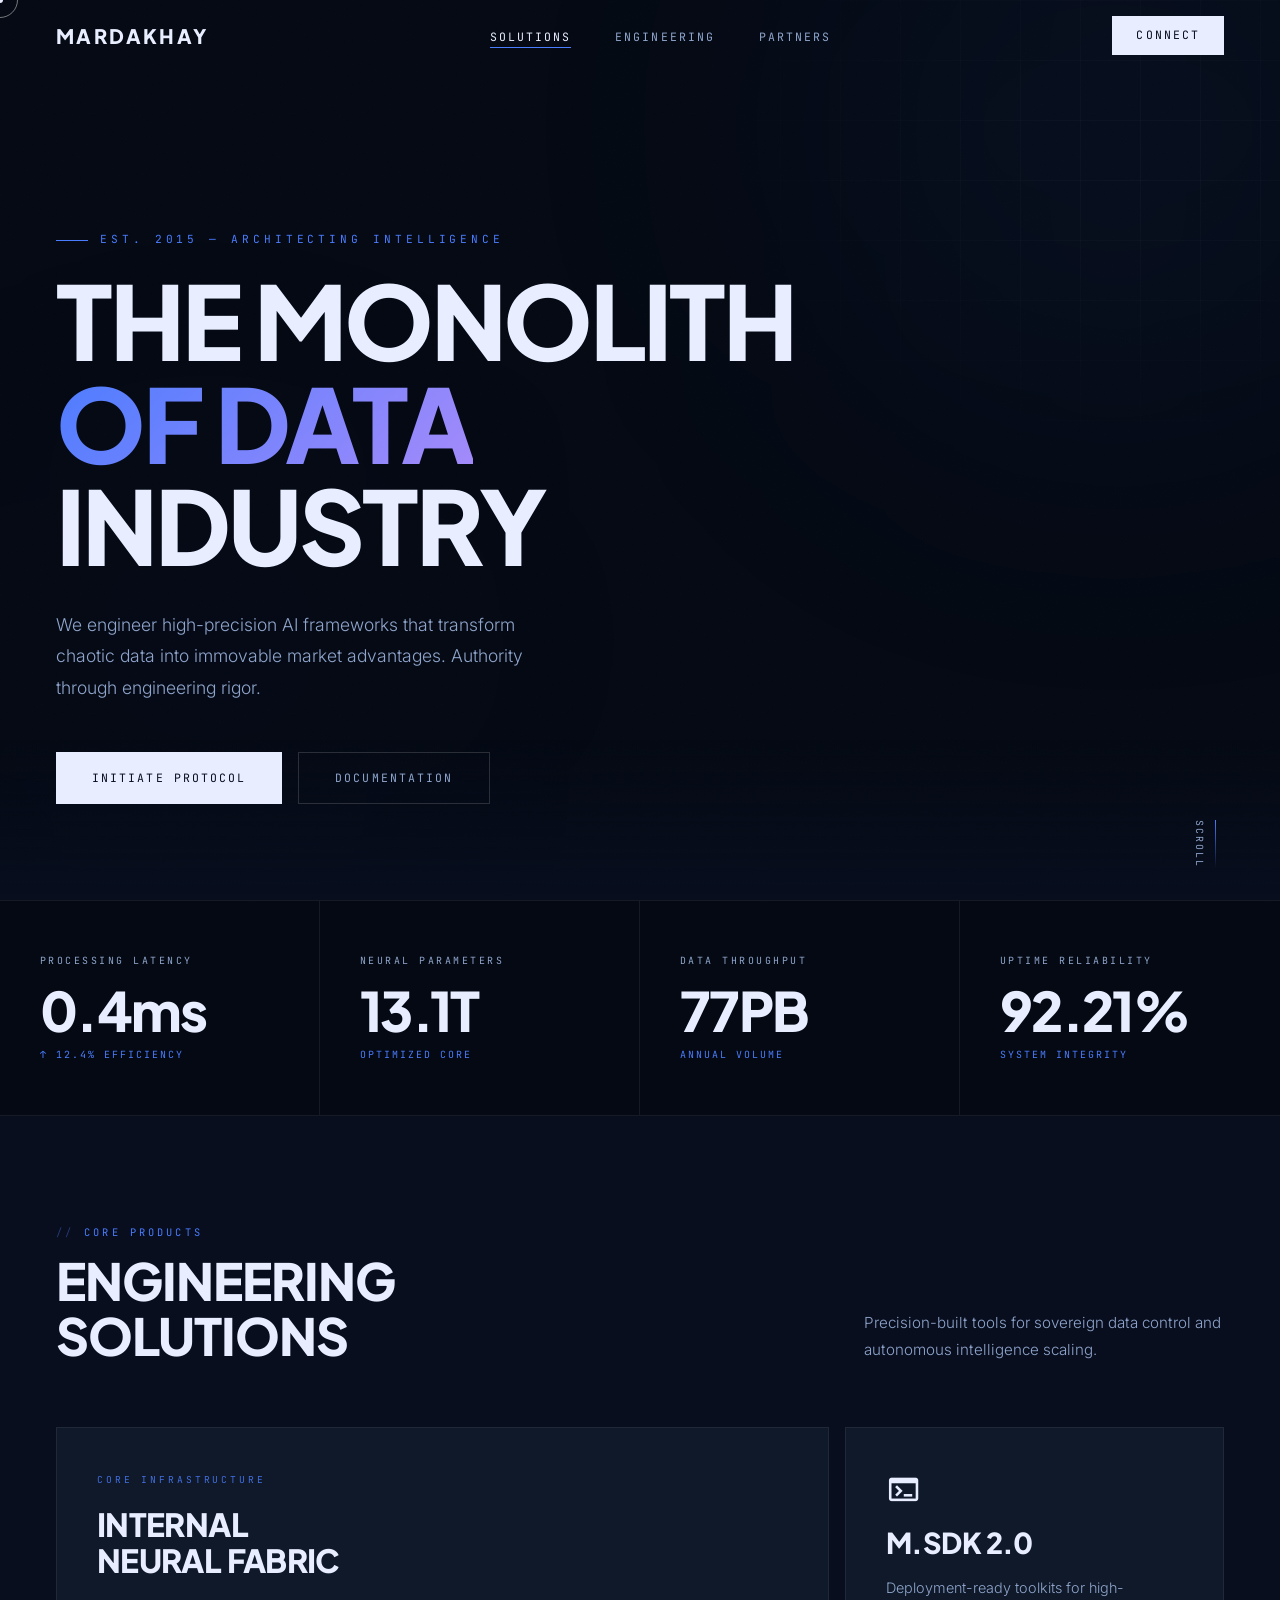
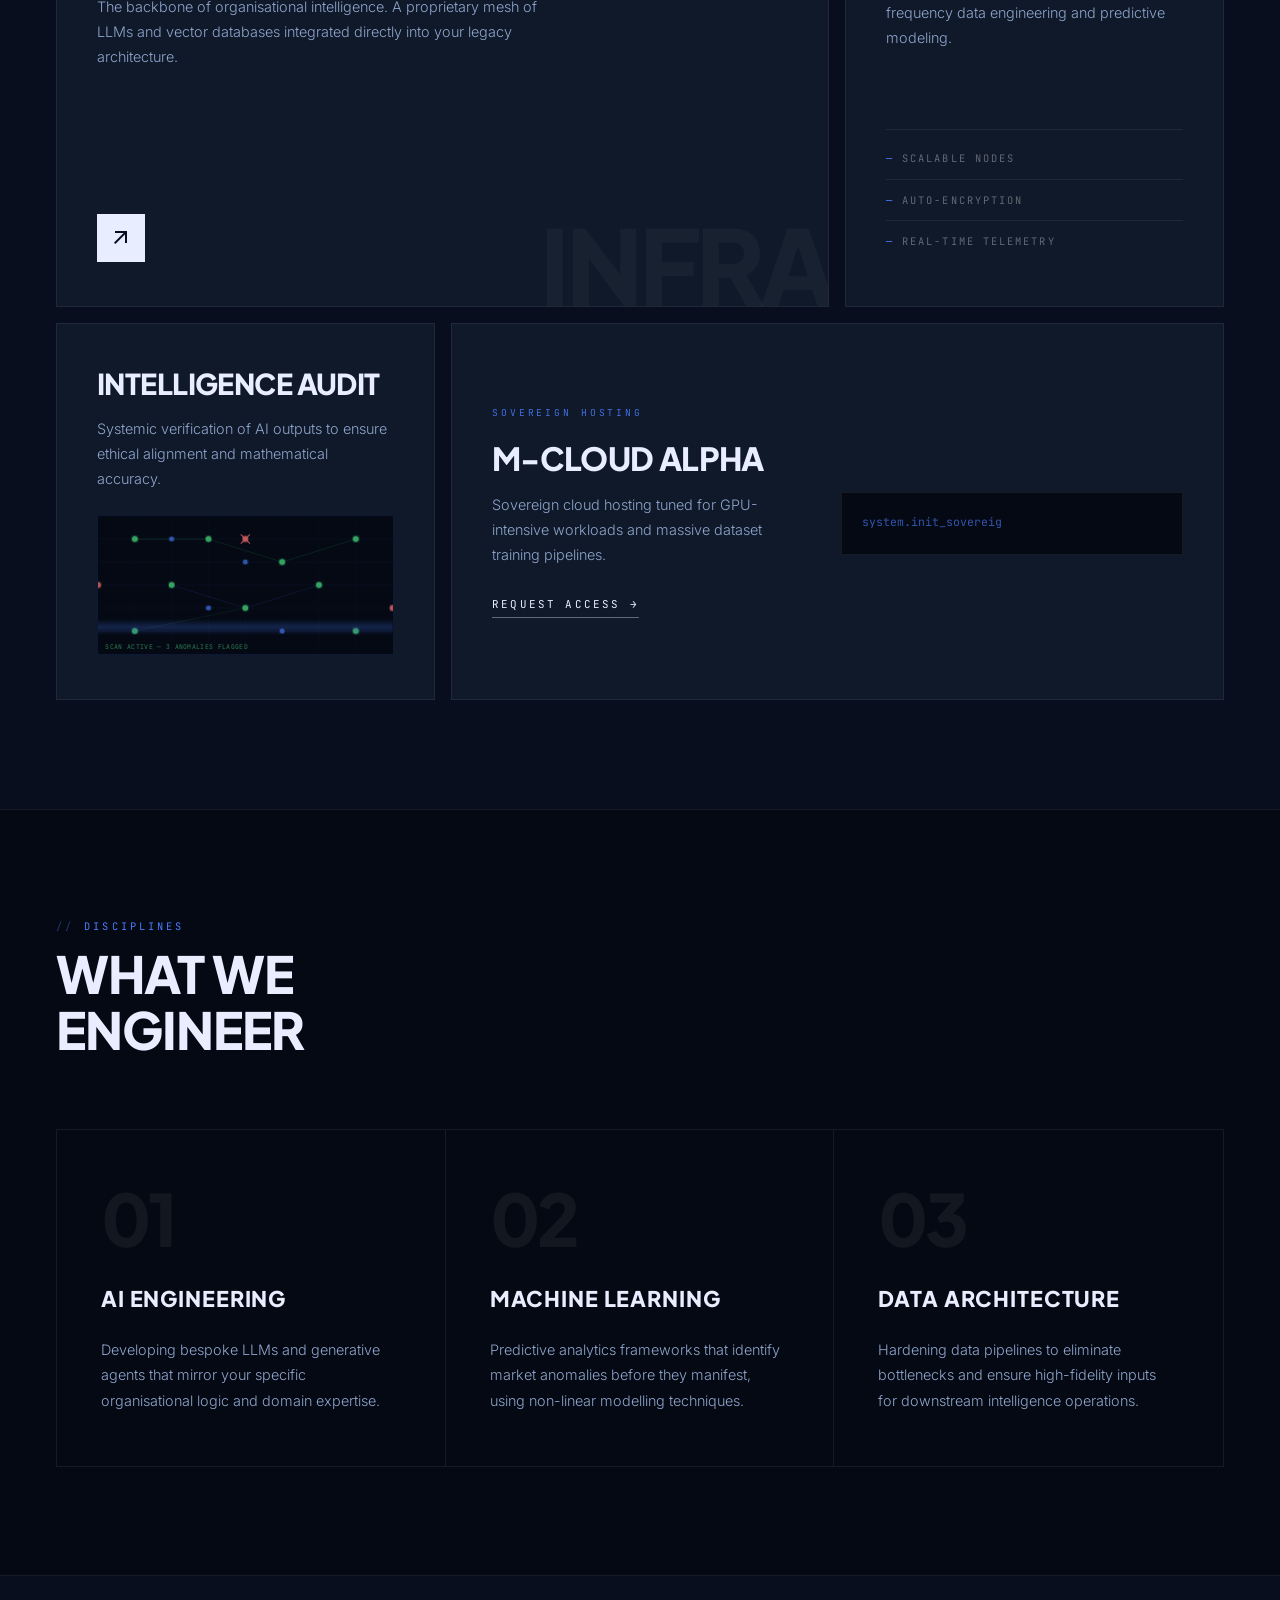
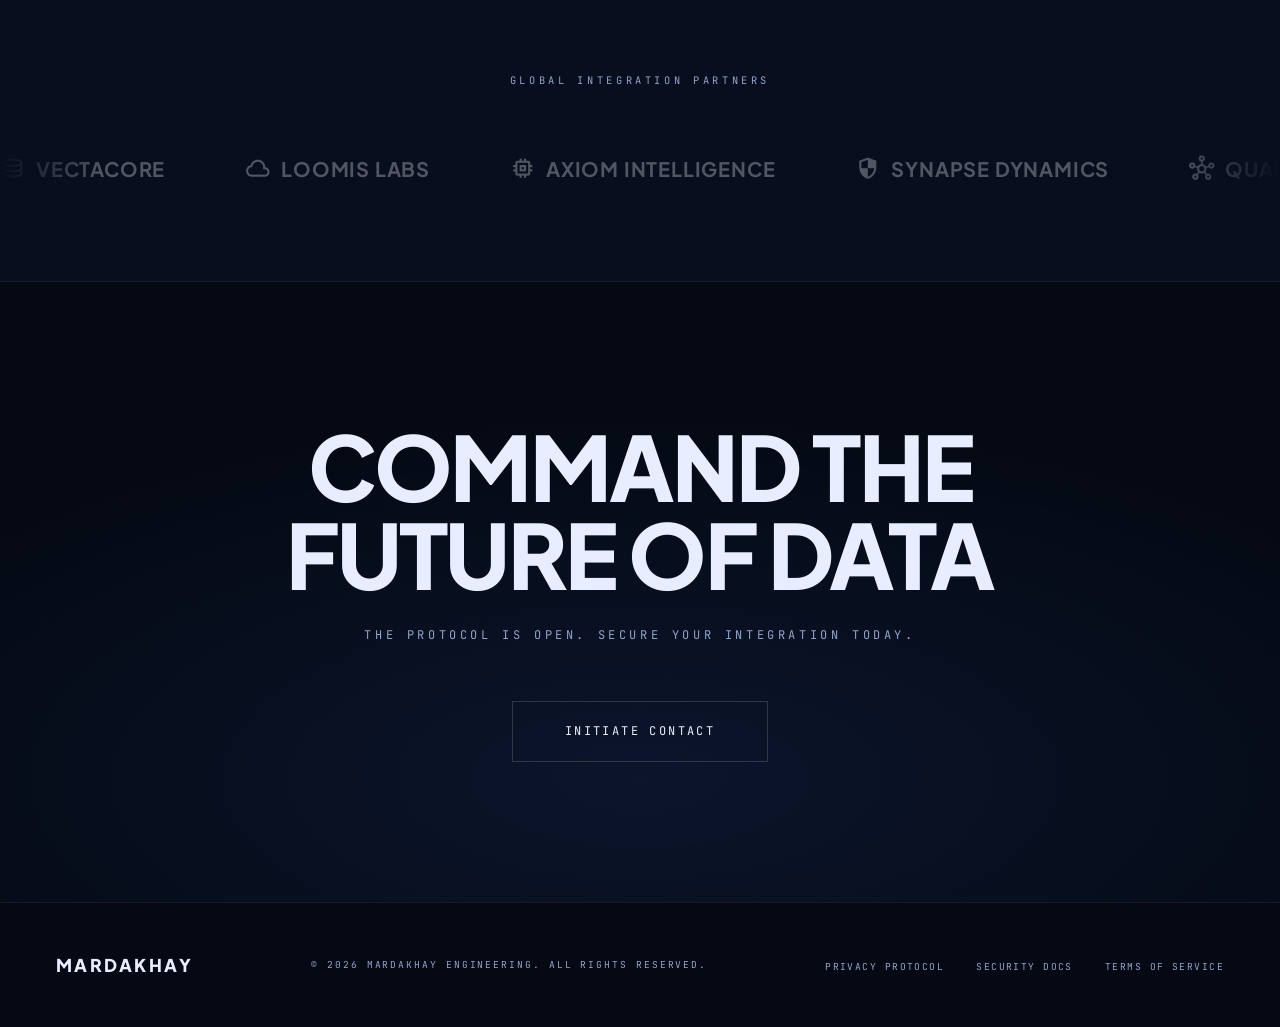
<file: index.html>
<!DOCTYPE html>
<html lang="en">
<head>
  <meta charset="UTF-8" />
  <meta name="viewport" content="width=device-width, initial-scale=1.0" />
  <title>MARDAKHAY | AI &amp; Data Science Engineering</title>
  <meta name="description" content="Mardakhay — Architecting intelligence. High-precision AI frameworks and data engineering." />
  <meta property="og:title"       content="MARDAKHAY | AI &amp; Data Science Engineering" />
  <meta property="og:description" content="Architecting intelligence at scale." />
  <meta property="og:type"        content="website" />
  <meta name="theme-color"        content="#040913" />

  <link rel="preconnect" href="https://fonts.googleapis.com" />
  <link rel="preconnect" href="https://fonts.gstatic.com" crossorigin />
  <link rel="stylesheet" href="https://fonts.googleapis.com/css2?family=Plus+Jakarta+Sans:wght@300;400;500;600;700;800&family=Inter:wght@300;400;500;600;700&family=JetBrains+Mono:wght@400;500;700&display=swap" />
  <link rel="stylesheet" href="https://fonts.googleapis.com/css2?family=Material+Symbols+Outlined:opsz,wght,FILL,GRAD@20..48,100..700,0..1,-50..200" />
  <link rel="stylesheet" href="style.css" />
</head>
<body>

  <div id="cursor-dot"  aria-hidden="true"></div>
  <div id="cursor-ring" aria-hidden="true"></div>
  <div id="progress-bar" role="progressbar" aria-hidden="true"></div>

  <nav id="navbar" role="navigation" aria-label="Primary navigation">
    <a href="#hero" class="nav-logo" aria-label="Mardakhay — back to top">MARDAKHAY</a>

    <ul class="nav-links" role="list">
      <li><a href="#solutions">Solutions</a></li>
      <li><a href="#services">Engineering</a></li>
      <li><a href="#partners">Partners</a></li>
    </ul>

    <a href="#cta" class="nav-cta" data-modal="open"><span>Connect</span></a>

    <button
      class="nav-hamburger"
      aria-label="Toggle navigation menu"
      aria-expanded="false"
      aria-controls="nav-mobile"
    >
      <span></span><span></span><span></span>
    </button>
  </nav>

  <div
    id="nav-mobile"
    class="nav-mobile"
    aria-hidden="true"
    role="dialog"
    aria-label="Navigation menu"
  >
    <a href="#solutions">Solutions</a>
    <a href="#services">Engineering</a>
    <a href="#partners">Partners</a>
    <a href="#cta">Connect</a>
  </div>

  <main>

    <!-- ── Hero ───────────────────────────────────── -->
    <section id="hero" aria-label="Hero">
      <div class="hero-bg-grid"  aria-hidden="true"></div>
      <div class="hero-orb hero-orb-1" aria-hidden="true"></div>
      <div class="hero-orb hero-orb-2" aria-hidden="true"></div>

      <div class="hero-content">
        <p class="hero-eyebrow reveal">EST. 2015 — Architecting Intelligence</p>
        <h1 class="hero-title reveal reveal-delay-1">
          The Monolith<br>
          <span class="line-accent">of Data</span><br>
          Industry
        </h1>
        <p class="hero-sub reveal reveal-delay-2">
          We engineer high-precision AI frameworks that transform chaotic
          data into immovable market advantages. Authority through
          engineering rigor.
        </p>
        <div class="hero-actions reveal reveal-delay-3">
          <a href="#solutions" class="btn-primary" data-modal="open"><span>Initiate Protocol</span></a>
          <a href="#services"  class="btn-ghost">Documentation</a>
        </div>
      </div>

      <div class="hero-scroll-hint" aria-hidden="true">
        <span class="scroll-line"></span>
        <span>Scroll</span>
      </div>
    </section>

    <!-- ── Metrics ────────────────────────────────── -->
    <section id="metrics" aria-label="Key performance metrics">
      <div class="metric-cell reveal">
        <p class="metric-label">Processing Latency</p>
        <div class="metric-value" data-count="0.4ms">—</div>
        <p class="metric-tag">↑ 12.4% Efficiency</p>
      </div>
      <div class="metric-cell reveal reveal-delay-1">
        <p class="metric-label">Neural Parameters</p>
        <div class="metric-value" data-count="14.2T">—</div>
        <p class="metric-tag">Optimized Core</p>
      </div>
      <div class="metric-cell reveal reveal-delay-2">
        <p class="metric-label">Data Throughput</p>
        <div class="metric-value" data-count="84PB">—</div>
        <p class="metric-tag">Annual Volume</p>
      </div>
      <div class="metric-cell reveal reveal-delay-3">
        <p class="metric-label">Uptime Reliability</p>
        <div class="metric-value" data-count="99.96%">—</div>
        <p class="metric-tag">System Integrity</p>
      </div>
    </section>

    <!-- ── Solutions ──────────────────────────────── -->
    <section id="solutions" aria-labelledby="solutions-heading">
      <div class="section-header reveal">
        <div>
          <p class="section-eyebrow">Core Products</p>
          <h2 id="solutions-heading" class="section-title">Engineering<br>Solutions</h2>
        </div>
        <p class="section-desc">
          Precision-built tools for sovereign data control and
          autonomous intelligence scaling.
        </p>
      </div>

      <div class="bento-grid">

        <article class="bento-card bento-main reveal">
          <div>
            <p class="card-tag">Core Infrastructure</p>
            <h3 class="card-title">Internal<br>Neural Fabric</h3>
            <p class="card-desc">
              The backbone of organisational intelligence. A proprietary mesh
              of LLMs and vector databases integrated directly into your
              legacy architecture.
            </p>
          </div>
          <div style="display:flex; justify-content:space-between; align-items:flex-end">
            <a href="#" class="card-arrow" aria-label="Learn more about Neural Fabric">
              <span class="material-symbols-outlined" aria-hidden="true">arrow_outward</span>
            </a>
          </div>
          <span class="card-ghost-text" aria-hidden="true">INFRA</span>
        </article>

        <article class="bento-card bento-side reveal reveal-delay-1">
          <div>
            <span class="material-symbols-outlined" style="font-size:2.2rem;color:var(--white);margin-bottom:20px;display:block" aria-hidden="true">terminal</span>
            <h3 class="card-title" style="font-size:1.8rem">M.SDK 2.0</h3>
            <p class="card-desc">Deployment-ready toolkits for high-frequency data engineering and predictive modeling.</p>
          </div>
          <ul class="card-list" aria-label="SDK features">
            <li>Scalable Nodes</li>
            <li>Auto-Encryption</li>
            <li>Real-time Telemetry</li>
          </ul>
        </article>

        <article class="bento-card bento-small reveal reveal-delay-2">
          <div>
            <h3 class="card-title" style="font-size:1.8rem">Intelligence Audit</h3>
            <p class="card-desc">Systemic verification of AI outputs to ensure ethical alignment and mathematical accuracy.</p>
          </div>
          <div class="audit-matrix" aria-label="Cybersecurity matrix visualisation">
            <svg viewBox="0 0 320 150" xmlns="http://www.w3.org/2000/svg" class="audit-svg" aria-hidden="true">
              <defs>
                <linearGradient id="scanGrad" x1="0%" y1="0%" x2="0%" y2="100%">
                  <stop offset="0%"   stop-color="#4a7cff" stop-opacity="0"/>
                  <stop offset="50%"  stop-color="#4a7cff" stop-opacity="0.5"/>
                  <stop offset="100%" stop-color="#4a7cff" stop-opacity="0"/>
                </linearGradient>
                <filter id="nodeGlow">
                  <feGaussianBlur stdDeviation="1.5" result="blur"/>
                  <feMerge><feMergeNode in="blur"/><feMergeNode in="SourceGraphic"/></feMerge>
                </filter>
              </defs>
              <line x1="0" y1="25"  x2="320" y2="25"  stroke="rgba(74,124,255,.15)" stroke-width="0.5"/>
              <line x1="0" y1="50"  x2="320" y2="50"  stroke="rgba(74,124,255,.15)" stroke-width="0.5"/>
              <line x1="0" y1="75"  x2="320" y2="75"  stroke="rgba(74,124,255,.15)" stroke-width="0.5"/>
              <line x1="0" y1="100" x2="320" y2="100" stroke="rgba(74,124,255,.15)" stroke-width="0.5"/>
              <line x1="0" y1="125" x2="320" y2="125" stroke="rgba(74,124,255,.15)" stroke-width="0.5"/>
              <line x1="40"  y1="0" x2="40"  y2="150" stroke="rgba(74,124,255,.1)" stroke-width="0.5"/>
              <line x1="80"  y1="0" x2="80"  y2="150" stroke="rgba(74,124,255,.1)" stroke-width="0.5"/>
              <line x1="120" y1="0" x2="120" y2="150" stroke="rgba(74,124,255,.1)" stroke-width="0.5"/>
              <line x1="160" y1="0" x2="160" y2="150" stroke="rgba(74,124,255,.1)" stroke-width="0.5"/>
              <line x1="200" y1="0" x2="200" y2="150" stroke="rgba(74,124,255,.1)" stroke-width="0.5"/>
              <line x1="240" y1="0" x2="240" y2="150" stroke="rgba(74,124,255,.1)" stroke-width="0.5"/>
              <line x1="280" y1="0" x2="280" y2="150" stroke="rgba(74,124,255,.1)" stroke-width="0.5"/>
              <line x1="40"  y1="25"  x2="120" y2="25"  stroke="rgba(74,212,128,.25)" stroke-width="0.8"/>
              <line x1="120" y1="25"  x2="200" y2="50"  stroke="rgba(74,212,128,.2)"  stroke-width="0.8"/>
              <line x1="200" y1="50"  x2="280" y2="25"  stroke="rgba(74,212,128,.2)"  stroke-width="0.8"/>
              <line x1="80"  y1="75"  x2="160" y2="100" stroke="rgba(74,124,255,.2)"  stroke-width="0.8"/>
              <line x1="160" y1="100" x2="240" y2="75"  stroke="rgba(74,124,255,.2)"  stroke-width="0.8"/>
              <line x1="40"  y1="125" x2="160" y2="100" stroke="rgba(74,212,128,.15)" stroke-width="0.8"/>
              <circle cx="40"  cy="25"  r="3"   fill="#4ade80" filter="url(#nodeGlow)" opacity="0.9"/>
              <circle cx="120" cy="25"  r="3"   fill="#4ade80" filter="url(#nodeGlow)" opacity="0.9"/>
              <circle cx="200" cy="50"  r="3"   fill="#4ade80" filter="url(#nodeGlow)" opacity="0.9"/>
              <circle cx="280" cy="25"  r="3"   fill="#4ade80" filter="url(#nodeGlow)" opacity="0.9"/>
              <circle cx="80"  cy="75"  r="3"   fill="#4ade80" filter="url(#nodeGlow)" opacity="0.9"/>
              <circle cx="240" cy="75"  r="3"   fill="#4ade80" filter="url(#nodeGlow)" opacity="0.9"/>
              <circle cx="160" cy="100" r="3"   fill="#4ade80" filter="url(#nodeGlow)" opacity="0.9"/>
              <circle cx="40"  cy="125" r="3"   fill="#4ade80" filter="url(#nodeGlow)" opacity="0.9"/>
              <circle cx="280" cy="125" r="3"   fill="#4ade80" filter="url(#nodeGlow)" opacity="0.9"/>
              <circle cx="80"  cy="25"  r="2.5" fill="#4a7cff" filter="url(#nodeGlow)" opacity="0.8"/>
              <circle cx="160" cy="50"  r="2.5" fill="#4a7cff" filter="url(#nodeGlow)" opacity="0.8"/>
              <circle cx="120" cy="100" r="2.5" fill="#4a7cff" filter="url(#nodeGlow)" opacity="0.8"/>
              <circle cx="200" cy="125" r="2.5" fill="#4a7cff" filter="url(#nodeGlow)" opacity="0.8"/>
              <circle cx="160" cy="25"  r="3"   fill="#f87171" filter="url(#nodeGlow)" opacity="0.9"/>
              <circle cx="0"   cy="75"  r="3"   fill="#f87171" filter="url(#nodeGlow)" opacity="0.9"/>
              <circle cx="320" cy="100" r="3"   fill="#f87171" filter="url(#nodeGlow)" opacity="0.9"/>
              <line x1="155" y1="20" x2="165" y2="30" stroke="#f87171" stroke-width="1.2" opacity="0.85"/>
              <line x1="165" y1="20" x2="155" y2="30" stroke="#f87171" stroke-width="1.2" opacity="0.85"/>
              <rect x="0" y="0" width="320" height="18" fill="url(#scanGrad)" opacity="0.6">
                <animateTransform attributeName="transform" type="translate"
                  from="0,0" to="0,150" dur="2.8s" repeatCount="indefinite"/>
              </rect>
              <text x="8" y="144" font-family="'JetBrains Mono', monospace"
                font-size="7" fill="rgba(74,212,128,.7)" letter-spacing="0.05em">
                SCAN ACTIVE — 3 ANOMALIES FLAGGED
              </text>
            </svg>
          </div>
        </article>

        <article class="bento-card bento-wide reveal reveal-delay-1"
          style="display:flex; flex-direction:row; gap:48px; align-items:center; flex-wrap:wrap">
          <div style="flex:1; min-width:240px">
            <p class="card-tag">Sovereign Hosting</p>
            <h3 class="card-title">M-Cloud Alpha</h3>
            <p class="card-desc">
              Sovereign cloud hosting tuned for GPU-intensive workloads
              and massive dataset training pipelines.
            </p>
            <a href="#" class="section-link" style="margin-top:28px; display:inline-block" data-modal="open">
              Request Access →
            </a>
          </div>
          <div class="card-terminal" style="flex:1; min-width:260px">
            <div class="t-line">system.init_sovereign_node()</div>
            <div class="t-line active">&gt;&gt; Loading Encryption Keys...</div>
            <div class="t-line active">&gt;&gt; Establishing Neural Link...</div>
            <div class="t-line success">&gt;&gt; CONNECTION SECURE</div>
          </div>
        </article>

      </div>
    </section>

    <!-- ── Services ───────────────────────────────── -->
    <section id="services" aria-labelledby="services-heading">
      <div class="section-header reveal">
        <div>
          <p class="section-eyebrow">Disciplines</p>
          <h2 id="services-heading" class="section-title">What We<br>Engineer</h2>
        </div>
      </div>

      <div class="services-grid">
        <article class="service-card reveal">
          <div class="service-number" aria-hidden="true">01</div>
          <h3 class="service-title">AI Engineering</h3>
          <p class="service-desc">
            Developing bespoke LLMs and generative agents that mirror your
            specific organisational logic and domain expertise.
          </p>
          <div class="service-bar" aria-hidden="true"></div>
        </article>

        <article class="service-card reveal reveal-delay-2">
          <div class="service-number" aria-hidden="true">02</div>
          <h3 class="service-title">Machine Learning</h3>
          <p class="service-desc">
            Predictive analytics frameworks that identify market anomalies
            before they manifest, using non-linear modelling techniques.
          </p>
          <div class="service-bar" aria-hidden="true"></div>
        </article>

        <article class="service-card reveal reveal-delay-4">
          <div class="service-number" aria-hidden="true">03</div>
          <h3 class="service-title">Data Architecture</h3>
          <p class="service-desc">
            Hardening data pipelines to eliminate bottlenecks and ensure
            high-fidelity inputs for downstream intelligence operations.
          </p>
          <div class="service-bar" aria-hidden="true"></div>
        </article>
      </div>
    </section>

    <!-- ── Partners ───────────────────────────────── -->
    <section id="partners" aria-label="Global integration partners">
      <p class="partners-eyebrow reveal">Global Integration Partners</p>

      <div class="partners-track-wrap reveal">
        <div class="partners-track" role="list" aria-label="Partner logos">
          <div class="partner-item" role="listitem">
            <span class="material-symbols-outlined icon" aria-hidden="true">database</span>
            <span class="name">VectaCore</span>
          </div>
          <div class="partner-item" role="listitem">
            <span class="material-symbols-outlined icon" aria-hidden="true">cloud</span>
            <span class="name">Loomis Labs</span>
          </div>
          <div class="partner-item" role="listitem">
            <span class="material-symbols-outlined icon" aria-hidden="true">memory</span>
            <span class="name">Axiom Intelligence</span>
          </div>
          <div class="partner-item" role="listitem">
            <span class="material-symbols-outlined icon" aria-hidden="true">security</span>
            <span class="name">Synapse Dynamics</span>
          </div>
          <div class="partner-item" role="listitem">
            <span class="material-symbols-outlined icon" aria-hidden="true">hub</span>
            <span class="name">Quantix Flow</span>
          </div>
          <div class="partner-item" role="listitem">
            <span class="material-symbols-outlined icon" aria-hidden="true">settings_input_composite</span>
            <span class="name">Nexus Protocol</span>
          </div>
          <!-- Duplicate set B for seamless marquee loop -->
          <div class="partner-item" aria-hidden="true">
            <span class="material-symbols-outlined icon">database</span>
            <span class="name">VectaCore</span>
          </div>
          <div class="partner-item" aria-hidden="true">
            <span class="material-symbols-outlined icon">cloud</span>
            <span class="name">Loomis Labs</span>
          </div>
          <div class="partner-item" aria-hidden="true">
            <span class="material-symbols-outlined icon">memory</span>
            <span class="name">Axiom Intelligence</span>
          </div>
          <div class="partner-item" aria-hidden="true">
            <span class="material-symbols-outlined icon">security</span>
            <span class="name">Synapse Dynamics</span>
          </div>
          <div class="partner-item" aria-hidden="true">
            <span class="material-symbols-outlined icon">hub</span>
            <span class="name">Quantix Flow</span>
          </div>
          <div class="partner-item" aria-hidden="true">
            <span class="material-symbols-outlined icon">settings_input_composite</span>
            <span class="name">Nexus Protocol</span>
          </div>
        </div>
      </div>
    </section>

    <!-- ── CTA ────────────────────────────────────── -->
    <section id="cta" aria-label="Call to action">
      <div class="cta-bg" aria-hidden="true"></div>
      <h2 class="cta-title reveal">
        Command the<br>
        Future of Data
      </h2>
      <p class="cta-sub reveal reveal-delay-1">
        The protocol is open. Secure your integration today.
      </p>
      <a href="#" class="btn-cta reveal reveal-delay-2" data-modal="open">
        <span>Initiate Contact</span>
      </a>
    </section>

  </main>

  <!-- ── Footer ──────────────────────────────────── -->
  <footer id="footer" role="contentinfo">
    <a href="#hero" class="footer-logo" aria-label="Mardakhay — back to top">MARDAKHAY</a>
    <p class="footer-copy">© 2026 Mardakhay Engineering. All rights reserved.</p>
    <ul class="footer-links" role="list">
      <li><a href="#">Privacy Protocol</a></li>
      <li><a href="#">Security Docs</a></li>
      <li><a href="#">Terms of Service</a></li>
    </ul>
  </footer>

  <!-- ── Contact Modal ──────────────────────────── -->
  <div
    id="contact-modal"
    class="modal-overlay"
    aria-hidden="true"
    role="dialog"
    aria-modal="true"
    aria-labelledby="modal-title"
  >
    <div class="modal-panel">
      <div class="modal-header">
        <div>
          <h3 id="modal-title" class="modal-title">Initiate Contact</h3>
          <p class="modal-subtitle">Share a few details and we will route the request.</p>
        </div>
        <button class="modal-close" id="modal-close" aria-label="Close contact form">
          <span class="material-symbols-outlined" aria-hidden="true">close</span>
        </button>
      </div>

      <form id="contact-form" class="modal-form" novalidate>
        <div class="form-group">
          <input type="text"  name="name"    id="field-name"    class="form-input" placeholder="Name"    required autocomplete="name" />
        </div>
        <div class="form-group">
          <input type="email" name="email"   id="field-email"   class="form-input" placeholder="Email"   required autocomplete="email" />
        </div>
        <div class="form-group">
          <textarea           name="message" id="field-message" class="form-input form-textarea" placeholder="Message" rows="5" required></textarea>
        </div>
        <button type="submit" class="form-submit"><span>Send Request</span></button>
        <p id="form-status" class="form-status" aria-live="polite"></p>
      </form>
    </div>
  </div>

  <script src="main.js"></script>
</body>
</html>
</file>
<file: style.css>
/* ===========================
   MARDAKHAY — style.css
   =========================== */

/* ── Variables ───────────────────────────────── */
:root {
  --bg:          #080e1e;
  --bg-deep:     #040913;
  --bg-card:     #0f1929;
  --white:       #e8eeff;
  --secondary:   #8fa5cc;
  --accent:      #4a7cff;
  --accent-glow: rgba(74, 124, 255, 0.35);
  --border:      rgba(255, 255, 255, 0.07);
  --border-hi:   rgba(255, 255, 255, 0.15);

  --ff-display: 'Plus Jakarta Sans', sans-serif;
  --ff-body:    'Inter', sans-serif;
  --ff-mono:    'JetBrains Mono', monospace;

  --nav-h:         72px;
  --ease-out-expo: cubic-bezier(0.16, 1, 0.3, 1);
}

/* ── Reset ────────────────────────────────────── */
*, *::before, *::after { box-sizing: border-box; margin: 0; padding: 0; }

html { scroll-behavior: auto; }

body {
  background-color: var(--bg);
  color: var(--white);
  font-family: var(--ff-body);
  line-height: 1.6;
  overflow-x: hidden;
  cursor: none;
  -webkit-font-smoothing: antialiased;
  -moz-osx-font-smoothing: grayscale;
  text-rendering: optimizeLegibility;
}

a   { text-decoration: none; color: inherit; cursor: none; }
img { display: block; max-width: 100%; }
button { border: none; background: none; cursor: none; }
a, button { touch-action: manipulation; }

section[id] { scroll-margin-top: var(--nav-h); }

/* ── Custom Cursor ────────────────────────────── */
#cursor-dot,
#cursor-ring {
  position: fixed;
  top: 0; left: 0;
  border-radius: 50%;
  pointer-events: none;
  z-index: 9999;
}

#cursor-dot {
  width: 6px; height: 6px;
  background: var(--white);
  transform: translate(-50%, -50%);
  transition: opacity .3s;
}

#cursor-ring {
  width: 36px; height: 36px;
  border: 1px solid rgba(255, 255, 255, .45);
  transform: translate(-50%, -50%);
  transition:
    width        .25s var(--ease-out-expo),
    height       .25s var(--ease-out-expo),
    border-color .25s,
    background   .25s,
    opacity      .3s;
}

body.cursor-hover #cursor-ring {
  width: 56px; height: 56px;
  border-color: var(--accent);
  background: var(--accent-glow);
}

/* ── Noise grain ──────────────────────────────── */
body::before {
  content: '';
  position: fixed; inset: 0;
  background-image: url("data:image/svg+xml,%3Csvg viewBox='0 0 200 200' xmlns='http://www.w3.org/2000/svg'%3E%3Cfilter id='n'%3E%3CfeTurbulence type='fractalNoise' baseFrequency='.75' numOctaves='4' stitchTiles='stitch'/%3E%3C/filter%3E%3Crect width='100%25' height='100%25' filter='url(%23n)' opacity='.04'/%3E%3C/svg%3E");
  background-size: 200px;
  opacity: .5;
  pointer-events: none;
  z-index: 1;
}

/* ── Navigation ───────────────────────────────── */
#navbar {
  position: fixed; top: 0; left: 0; right: 0;
  height: var(--nav-h);
  display: flex; align-items: center; justify-content: space-between;
  padding: 0 64px;
  z-index: 500;
  transition: background .4s, backdrop-filter .4s, border-color .4s;
  border-bottom: 1px solid transparent;
}

#navbar.scrolled {
  background: rgba(8, 14, 30, 0.88);
  backdrop-filter: blur(20px);
  -webkit-backdrop-filter: blur(20px);
  border-color: var(--border);
}

.nav-logo {
  font-family: var(--ff-display);
  font-size: 1.25rem; font-weight: 800;
  letter-spacing: .12em; text-transform: uppercase;
  color: var(--white); position: relative;
}

.nav-logo::after {
  content: '';
  position: absolute; bottom: -3px; left: 0;
  width: 100%; height: 2px;
  background: var(--accent);
  transform: scaleX(0); transform-origin: left;
  transition: transform .4s var(--ease-out-expo);
}

.nav-logo:hover::after { transform: scaleX(1); }

.nav-links {
  display: flex; align-items: center; gap: 48px;
  list-style: none;
}

.nav-links a {
  font-family: var(--ff-mono);
  font-size: .72rem; letter-spacing: .18em;
  text-transform: uppercase; color: var(--secondary);
  position: relative; padding-bottom: 4px;
  white-space: nowrap; transition: color .3s;
}

.nav-links a::after {
  content: '';
  position: absolute; bottom: 0; left: 0;
  width: 100%; height: 1px;
  background: var(--accent);
  transform: scaleX(0); transform-origin: left;
  transition: transform .35s var(--ease-out-expo);
}

.nav-links a:hover,
.nav-links a.active { color: var(--white); }
.nav-links a:hover::after,
.nav-links a.active::after { transform: scaleX(1); }

.nav-cta {
  font-family: var(--ff-mono);
  font-size: .72rem; letter-spacing: .18em;
  text-transform: uppercase;
  color: var(--bg); background: var(--white);
  padding: 10px 24px;
  display: inline-flex; align-items: center;
  position: relative; overflow: hidden;
  transition: color .15s ease .22s;
}

.nav-cta::before {
  content: '';
  position: absolute; inset: 0;
  background: var(--accent);
  transform: translateX(-101%);
  transition: transform .38s var(--ease-out-expo);
}

.nav-cta:hover        { color: var(--white); }
.nav-cta:hover::before { transform: translateX(0); }
.nav-cta span { position: relative; z-index: 1; }

.nav-hamburger {
  display: none; flex-direction: column; gap: 5px; padding: 6px;
}

.nav-hamburger span {
  display: block; width: 24px; height: 2px;
  background: var(--white); transform-origin: center;
  transition: transform .3s var(--ease-out-expo), opacity .3s;
}

.nav-hamburger.open span:nth-child(1) { transform: translateY(7px) rotate(45deg); }
.nav-hamburger.open span:nth-child(2) { opacity: 0; transform: scaleX(0); }
.nav-hamburger.open span:nth-child(3) { transform: translateY(-7px) rotate(-45deg); }

.nav-mobile {
  position: fixed; top: var(--nav-h); left: 0; right: 0; bottom: 0;
  background: rgba(4, 9, 19, 0.97);
  backdrop-filter: blur(20px); -webkit-backdrop-filter: blur(20px);
  display: flex; flex-direction: column; align-items: center; justify-content: center;
  gap: 36px; z-index: 499;
  transform: translateX(100%);
  transition: transform .5s var(--ease-out-expo);
  visibility: hidden;
}

.nav-mobile[aria-hidden="false"] { transform: translateX(0); visibility: visible; }

.nav-mobile a {
  font-family: var(--ff-display);
  font-size: 2.2rem; font-weight: 800;
  letter-spacing: -.01em; text-transform: uppercase;
  color: var(--secondary); transition: color .3s;
}

.nav-mobile a:hover { color: var(--white); }

/* ── Scroll Progress ──────────────────────────── */
#progress-bar {
  position: fixed; top: var(--nav-h); left: 0;
  height: 2px; width: 0%;
  background: linear-gradient(90deg, var(--accent), #a78bfa);
  z-index: 501;
  transition: width .08s linear;
  box-shadow: 0 0 10px var(--accent-glow);
}

/* ── Reveal ───────────────────────────────────── */
.reveal {
  opacity: 0; transform: translateY(28px);
  transition: opacity .75s var(--ease-out-expo), transform .75s var(--ease-out-expo);
}

.reveal.visible { opacity: 1; transform: translateY(0); }
.reveal-delay-1 { transition-delay: .1s; }
.reveal-delay-2 { transition-delay: .2s; }
.reveal-delay-3 { transition-delay: .3s; }
.reveal-delay-4 { transition-delay: .4s; }
.reveal-delay-5 { transition-delay: .5s; }

/* ── Hero ─────────────────────────────────────── */
#hero {
  position: relative;
  min-height: 100svh;
  display: flex; flex-direction: column; justify-content: flex-end;
  padding: var(--nav-h) 64px 96px;
  overflow: hidden;
  background: var(--bg-deep);
}

#hero::after {
  content: '';
  position: absolute; bottom: 0; left: 0; right: 0;
  height: 160px;
  background: linear-gradient(to bottom, transparent, #080e1e);
  pointer-events: none; z-index: 1;
}

.hero-content { position: relative; z-index: 2; }

.hero-bg-grid {
  position: absolute; inset: 0;
  background-image:
    linear-gradient(rgba(255, 255, 255, 0.028) 1px, transparent 1px),
    linear-gradient(90deg, rgba(255, 255, 255, 0.028) 1px, transparent 1px);
  background-size: 60px 60px;
  mask-image: radial-gradient(ellipse 50% 50% at 88% 18%, black 0%, transparent 75%);
  -webkit-mask-image: radial-gradient(ellipse 50% 50% at 88% 18%, black 0%, transparent 75%);
  animation: grid-drift 28s linear infinite;
}

@keyframes grid-drift {
  from { background-position: 0 0; }
  to   { background-position: 0 60px; }
}

.hero-orb {
  position: absolute; border-radius: 50%;
  filter: blur(150px); pointer-events: none; will-change: transform;
}

.hero-orb-1 { width: 580px; height: 580px; background: rgba(74, 124, 255, 0.055); top: -18%; right: -10%; }
.hero-orb-2 { width: 340px; height: 340px; background: rgba(90, 80, 190, 0.04);   bottom: 10%; left: 3%; }

.hero-eyebrow {
  font-family: var(--ff-mono);
  font-size: .7rem; letter-spacing: .35em; text-transform: uppercase;
  color: var(--accent); margin-bottom: 20px;
  display: flex; align-items: center; gap: 12px;
}

.hero-eyebrow::before {
  content: ''; display: block; width: 32px; height: 1px;
  background: var(--accent); flex-shrink: 0;
}

.hero-title {
  font-family: var(--ff-display);
  font-size: clamp(3.2rem, 8vw, 8.5rem); font-weight: 800;
  line-height: 1.0; letter-spacing: -.03em;
  color: var(--white); text-transform: uppercase; margin-bottom: 32px;
}

.hero-title .line-accent {
  background: linear-gradient(135deg, #4a7cff, #a78bfa);
  -webkit-background-clip: text; -webkit-text-fill-color: transparent; background-clip: text;
}

.hero-sub {
  font-size: 1.1rem; font-weight: 300;
  color: var(--secondary); max-width: 520px; margin-bottom: 48px; line-height: 1.8;
}

.hero-actions { display: flex; gap: 16px; flex-wrap: wrap; }

.btn-primary {
  font-family: var(--ff-mono);
  font-size: .72rem; letter-spacing: .18em; text-transform: uppercase;
  color: var(--bg); background: var(--white); padding: 16px 36px;
  display: inline-flex; align-items: center; justify-content: center;
  position: relative; overflow: hidden;
  transition: color .15s ease .22s;
}

.btn-primary::before {
  content: ''; position: absolute; inset: 0;
  background: var(--accent); transform: translateX(-101%);
  transition: transform .4s var(--ease-out-expo);
}

.btn-primary:hover        { color: var(--white); }
.btn-primary:hover::before { transform: translateX(0); }
.btn-primary span { position: relative; z-index: 1; }

.btn-ghost {
  font-family: var(--ff-mono);
  font-size: .72rem; letter-spacing: .18em; text-transform: uppercase;
  color: var(--secondary); border: 1px solid var(--border-hi); padding: 16px 36px;
  display: inline-flex; align-items: center; justify-content: center;
  transition: color .3s, border-color .3s, background .3s;
}

.btn-ghost:hover {
  color: var(--white);
  border-color: rgba(255, 255, 255, .5);
  background: rgba(255, 255, 255, .04);
}

.hero-scroll-hint {
  position: absolute; bottom: 32px; right: 64px;
  display: flex; flex-direction: column; align-items: center; gap: 8px;
  font-family: var(--ff-mono); font-size: .62rem;
  letter-spacing: .2em; text-transform: uppercase;
  color: var(--secondary); writing-mode: vertical-rl; z-index: 2;
}

.scroll-line {
  display: block; width: 1px; height: 48px;
  background: linear-gradient(to bottom, var(--accent), transparent);
  transform-origin: top center;
  animation: scroll-pulse 2s ease-in-out infinite;
}

@keyframes scroll-pulse {
  0%, 100% { opacity: .3; transform: scaleY(1); }
  50%       { opacity: 1;  transform: scaleY(1.15); }
}

/* ── Metrics ──────────────────────────────────── */
#metrics {
  display: grid; grid-template-columns: repeat(4, 1fr);
  background: var(--bg-deep);
  border-top: 1px solid var(--border); border-bottom: 1px solid var(--border);
}

.metric-cell {
  padding: 52px 40px; border-right: 1px solid var(--border);
  position: relative; overflow: hidden; transition: background .3s;
}

.metric-cell:last-child { border-right: none; }
.metric-cell:hover { background: rgba(74, 124, 255, .04); }

.metric-cell::after {
  content: ''; position: absolute; bottom: 0; left: 0;
  width: 0; height: 2px; background: var(--accent);
  transition: width .45s var(--ease-out-expo);
}

.metric-cell:hover::after { width: 100%; }

.metric-label {
  font-family: var(--ff-mono); font-size: .62rem; letter-spacing: .25em;
  text-transform: uppercase; color: var(--secondary); margin-bottom: 14px;
}

.metric-value {
  font-family: var(--ff-display); font-size: 3.4rem; font-weight: 800;
  color: var(--white); line-height: 1; margin-bottom: 10px;
  letter-spacing: -.03em; transition: none;
}

.metric-tag {
  font-family: var(--ff-mono); font-size: .62rem; letter-spacing: .2em;
  text-transform: uppercase; color: var(--accent);
}

/* ── Solutions ─────────────────────────────────── */
#solutions { padding: 120px 64px; background: var(--bg); }

.section-header {
  display: flex; justify-content: space-between; align-items: flex-end;
  margin-bottom: 64px; gap: 32px;
}

.section-eyebrow {
  font-family: var(--ff-mono); font-size: .65rem; letter-spacing: .3em;
  text-transform: uppercase; color: var(--accent); margin-bottom: 12px;
  display: flex; align-items: center; gap: 10px;
}

.section-eyebrow::before { content: '//'; opacity: .4; }

.section-title {
  font-family: var(--ff-display); font-size: clamp(2rem, 4vw, 3.2rem); font-weight: 800;
  text-transform: uppercase; color: var(--white); line-height: 1.08; letter-spacing: -.02em;
}

.section-desc {
  font-size: .95rem; color: var(--secondary);
  max-width: 360px; line-height: 1.75; font-weight: 300;
}

.section-link {
  font-family: var(--ff-mono); font-size: .68rem; letter-spacing: .2em;
  text-transform: uppercase; color: var(--white);
  border-bottom: 1px solid rgba(255, 255, 255, .35);
  padding-bottom: 4px; white-space: nowrap;
  transition: color .3s, border-color .3s;
}

.section-link:hover { color: var(--accent); border-color: var(--accent); }

.bento-grid { display: grid; grid-template-columns: repeat(12, 1fr); gap: 16px; }

.bento-card {
  background: var(--bg-card); border: 1px solid var(--border);
  padding: 48px; position: relative; overflow: hidden;
  will-change: transform;
  transition: border-color .3s, transform .35s var(--ease-out-expo), box-shadow .35s var(--ease-out-expo);
}

.bento-card:hover {
  border-color: var(--border-hi); transform: translateY(-4px);
  z-index: 2; box-shadow: 0 20px 50px rgba(0, 0, 0, .45);
}

.bento-card::before {
  content: ''; position: absolute; inset: 0; z-index: 0;
  background: radial-gradient(circle at var(--mx, 50%) var(--my, 50%), rgba(74, 124, 255, .08), transparent 60%);
  opacity: 0; transition: opacity .4s; pointer-events: none;
}

.bento-card:hover::before { opacity: 1; }
.bento-card > * { position: relative; z-index: 1; }

.bento-main  { grid-column: span 8; min-height: 480px; display: flex; flex-direction: column; justify-content: space-between; }
.bento-side  { grid-column: span 4; display: flex; flex-direction: column; justify-content: space-between; }
.bento-wide  { grid-column: span 8; }
.bento-small { grid-column: span 4; }

.card-tag {
  font-family: var(--ff-mono); font-size: .6rem; letter-spacing: .3em;
  text-transform: uppercase; color: var(--accent); margin-bottom: 20px; opacity: .85;
}

.card-title {
  font-family: var(--ff-display); font-size: clamp(1.5rem, 2.5vw, 2.4rem); font-weight: 800;
  text-transform: uppercase; color: var(--white);
  letter-spacing: -.02em; margin-bottom: 16px; line-height: 1.1;
}

.card-desc {
  font-size: .9rem; color: var(--secondary); max-width: 440px; line-height: 1.75; font-weight: 300;
}

.card-ghost-text {
  position: absolute !important; bottom: -10px; right: -4px; z-index: 0 !important;
  font-family: var(--ff-display); font-size: 6.5rem; font-weight: 800;
  color: rgba(255, 255, 255, .035); text-transform: uppercase;
  letter-spacing: -.04em; line-height: 1; pointer-events: none;
  transition: color .4s; user-select: none;
}

.bento-card:hover .card-ghost-text { color: rgba(255, 255, 255, .07); }

.card-arrow {
  display: inline-flex; align-items: center; justify-content: center;
  width: 48px; height: 48px; background: var(--white); color: var(--bg);
  font-size: 1.2rem; flex-shrink: 0;
  transition: background .3s, transform .35s var(--ease-out-expo);
}

.bento-card:hover .card-arrow { background: var(--accent); transform: translate(3px, -3px); }

.card-list { list-style: none; margin-top: 24px; border-top: 1px solid var(--border); padding-top: 8px; }

.card-list li {
  font-family: var(--ff-mono); font-size: .65rem; letter-spacing: .2em;
  text-transform: uppercase; color: rgba(255, 255, 255, .35);
  padding: 12px 0; border-bottom: 1px solid var(--border);
  display: flex; align-items: center; gap: 8px; transition: color .3s;
}

.card-list li:last-child { border-bottom: none; }
.card-list li::before { content: '—'; color: var(--accent); flex-shrink: 0; }
.bento-card:hover .card-list li { color: rgba(255, 255, 255, .7); }

.card-terminal {
  background: var(--bg-deep); border: 1px solid var(--border);
  padding: 20px 20px 16px; font-family: var(--ff-mono);
  font-size: .72rem; color: rgba(74, 124, 255, .65);
  margin-top: 24px; flex-shrink: 0;
}

.card-terminal .t-line { margin-bottom: 8px; line-height: 1.5; }
.card-terminal .t-line:last-child { margin-bottom: 0; }
.card-terminal .t-line.active  { color: var(--white); }
.card-terminal .t-line.success { color: #4ade80; }

.audit-matrix { margin-top: 24px; border: 1px solid rgba(74, 124, 255, .14); background: var(--bg-deep); overflow: hidden; }
.audit-svg { display: block; width: 100%; height: auto; opacity: .8; transition: opacity .4s; }
.bento-card:hover .audit-svg { opacity: 1; }

/* ── Services ──────────────────────────────────── */
#services {
  padding: 120px 64px; background: var(--bg-deep);
  border-top: 1px solid var(--border); border-bottom: 1px solid var(--border);
}

.services-grid { display: grid; grid-template-columns: repeat(3, 1fr); border: 1px solid var(--border); margin-top: 72px; }

.service-card {
  padding: 60px 48px; border-right: 1px solid var(--border);
  position: relative; overflow: hidden; transition: background .35s;
}

.service-card:last-child { border-right: none; }
.service-card:hover { background: rgba(74, 124, 255, .04); }

.service-number {
  font-family: var(--ff-display); font-size: 4.5rem; font-weight: 800;
  color: rgba(255, 255, 255, .06); line-height: 1; margin-bottom: 28px;
  letter-spacing: -.04em; transition: color .4s;
}

.service-card:hover .service-number { color: rgba(74, 124, 255, .22); }

.service-title {
  font-family: var(--ff-display); font-size: 1.35rem; font-weight: 800;
  text-transform: uppercase; letter-spacing: .04em; color: var(--white); margin-bottom: 20px;
}

.service-desc { font-size: .9rem; color: var(--secondary); font-weight: 300; line-height: 1.8; }

.service-bar {
  position: absolute; bottom: 0; left: 0;
  height: 2px; width: 0;
  background: linear-gradient(90deg, var(--accent), #a78bfa);
  transition: width .5s var(--ease-out-expo);
}

.service-card:hover .service-bar { width: 100%; }

/* ── Partners ──────────────────────────────────── */
#partners { padding: 100px 64px; background: var(--bg); }

.partners-eyebrow {
  text-align: center; font-family: var(--ff-mono);
  font-size: .65rem; letter-spacing: .35em;
  text-transform: uppercase; color: var(--secondary); margin-bottom: 64px;
}

.partners-track-wrap {
  overflow: hidden;
  mask-image: linear-gradient(90deg, transparent, black 8%, black 92%, transparent);
  -webkit-mask-image: linear-gradient(90deg, transparent, black 8%, black 92%, transparent);
}

.partners-track {
  display: flex; gap: 80px; align-items: center;
  animation: marquee 24s linear infinite; width: max-content;
}

.partners-track-wrap:hover .partners-track { animation-play-state: paused; }

@keyframes marquee {
  from { transform: translateX(0); }
  to   { transform: translateX(-50%); }
}

.partner-item {
  display: flex; align-items: center; gap: 10px;
  opacity: .32; filter: grayscale(1);
  transition: opacity .4s, filter .4s; white-space: nowrap;
}

.partner-item:hover { opacity: 1; filter: none; }
.partner-item .icon { font-size: 1.6rem; color: var(--white); }

.partner-item .name {
  font-family: var(--ff-display); font-size: 1.25rem; font-weight: 700;
  letter-spacing: .04em; text-transform: uppercase; color: var(--white);
}

/* ── CTA ───────────────────────────────────────── */
#cta {
  padding: 160px 64px; text-align: center;
  position: relative; overflow: hidden;
  background: var(--bg-deep); border-top: 1px solid var(--border);
}

.cta-bg {
  position: absolute; inset: 0;
  background: radial-gradient(ellipse 70% 60% at 50% 80%, rgba(74, 124, 255, .1), transparent);
  pointer-events: none;
}

.cta-title {
  font-family: var(--ff-display); font-size: clamp(2.8rem, 7vw, 7.5rem); font-weight: 800;
  text-transform: uppercase; letter-spacing: -.03em; line-height: .98;
  color: var(--white); margin-bottom: 28px; position: relative; z-index: 1;
}

.cta-sub {
  font-family: var(--ff-mono); font-size: .75rem; letter-spacing: .3em;
  text-transform: uppercase; color: var(--secondary); margin-bottom: 56px;
  position: relative; z-index: 1;
}

.btn-cta {
  font-family: var(--ff-mono); font-size: .75rem; letter-spacing: .2em;
  text-transform: uppercase; color: var(--white);
  background: transparent; border: 1px solid var(--border-hi); padding: 20px 52px;
  display: inline-flex; align-items: center; justify-content: center;
  position: relative; overflow: hidden; z-index: 1; transition: border-color .3s;
}

.btn-cta::before {
  content: ''; position: absolute; inset: 0;
  background: var(--accent); transform: translateX(-101%);
  transition: transform .4s var(--ease-out-expo);
}

.btn-cta:hover         { border-color: var(--accent); }
.btn-cta:hover::before { transform: translateX(0); }
.btn-cta span { position: relative; z-index: 1; }

/* ── Footer ────────────────────────────────────── */
#footer {
  padding: 48px 64px; background: var(--bg-deep); border-top: 1px solid var(--border);
  display: flex; justify-content: space-between; align-items: center; gap: 24px; flex-wrap: wrap;
}

.footer-logo {
  font-family: var(--ff-display); font-size: 1.1rem; font-weight: 800;
  letter-spacing: .14em; text-transform: uppercase; color: var(--white); transition: color .3s;
}

.footer-logo:hover { color: var(--accent); }

.footer-copy {
  font-family: var(--ff-mono); font-size: .6rem; letter-spacing: .2em;
  text-transform: uppercase; color: var(--secondary);
}

.footer-links { display: flex; gap: 32px; list-style: none; }

.footer-links a {
  font-family: var(--ff-mono); font-size: .6rem; letter-spacing: .15em;
  text-transform: uppercase; color: var(--secondary); transition: color .3s;
}

.footer-links a:hover { color: var(--white); }

/* ── Contact Modal ─────────────────────────────── */
.modal-overlay {
  position: fixed; inset: 0;
  background: rgba(4, 9, 19, 0.82);
  backdrop-filter: blur(12px); -webkit-backdrop-filter: blur(12px);
  display: flex; align-items: center; justify-content: center;
  padding: 24px; z-index: 800;
  opacity: 0; visibility: hidden;
  transition: opacity .3s var(--ease-out-expo), visibility .3s;
}

.modal-overlay[aria-hidden="false"] { opacity: 1; visibility: visible; }

.modal-panel {
  width: 100%; max-width: 520px;
  background: #0f1929; border: 1px solid var(--border-hi);
  padding: 40px; position: relative;
  transform: translateY(20px);
  transition: transform .35s var(--ease-out-expo);
  box-shadow: 0 32px 80px rgba(0, 0, 0, .6);
}

.modal-overlay[aria-hidden="false"] .modal-panel { transform: translateY(0); }

.modal-header {
  display: flex; justify-content: space-between; align-items: flex-start;
  gap: 16px; margin-bottom: 32px;
}

.modal-title {
  font-family: var(--ff-display); font-size: 1.6rem; font-weight: 800;
  text-transform: uppercase; letter-spacing: -.02em; color: var(--white); margin-bottom: 6px;
}

.modal-subtitle { font-size: .85rem; color: var(--secondary); font-weight: 300; }

.modal-close {
  display: flex; align-items: center; justify-content: center;
  width: 36px; height: 36px; flex-shrink: 0;
  color: var(--secondary); transition: color .2s; cursor: none;
}

.modal-close:hover { color: var(--white); }

.modal-form { display: flex; flex-direction: column; gap: 16px; }
.form-group { display: flex; flex-direction: column; }

.form-input {
  font-family: var(--ff-mono); font-size: .75rem; letter-spacing: .05em;
  color: var(--white); background: var(--bg-deep); border: 1px solid var(--border);
  padding: 14px 16px; outline: none; transition: border-color .25s; resize: none; width: 100%;
}

.form-input::placeholder { color: rgba(143, 165, 204, .5); }
.form-input:focus { border-color: var(--accent); box-shadow: 0 0 0 3px rgba(74, 124, 255, .12); }
.form-textarea { min-height: 130px; }

.form-submit {
  font-family: var(--ff-mono); font-size: .75rem; letter-spacing: .18em;
  text-transform: uppercase; color: var(--bg); background: var(--white);
  padding: 16px; width: 100%;
  display: flex; align-items: center; justify-content: center;
  position: relative; overflow: hidden;
  transition: color .15s ease .2s; cursor: none;
}

.form-submit::before {
  content: ''; position: absolute; inset: 0;
  background: var(--accent); transform: translateX(-101%);
  transition: transform .38s var(--ease-out-expo);
}

.form-submit:hover         { color: var(--white); }
.form-submit:hover::before { transform: translateX(0); }
.form-submit span { position: relative; z-index: 1; }

.form-status {
  font-family: var(--ff-mono); font-size: .68rem; letter-spacing: .1em;
  color: #4ade80; min-height: 1.2em; text-align: center;
}

/* ══════════════════════════════════════════════════
   RESPONSIVE BREAKPOINTS
   ══════════════════════════════════════════════════ */

/* xs — Small phones (≤479px) */
@media (max-width: 479px) {
  :root { --nav-h: 60px; }

  #navbar { padding: 0 16px; }
  .nav-logo { font-size: 1.1rem; }
  .nav-links, .nav-cta { display: none; }
  .nav-hamburger { display: flex; }

  #hero { padding: var(--nav-h) 16px 64px; }
  .hero-title { font-size: clamp(2.6rem, 13vw, 3.6rem); margin-bottom: 20px; }
  .hero-sub { font-size: .9rem; margin-bottom: 32px; }
  .hero-actions { flex-direction: column; gap: 12px; }
  .hero-actions .btn-primary,
  .hero-actions .btn-ghost { width: 100%; justify-content: center; padding: 14px 24px; }
  .hero-scroll-hint { display: none; }
  .hero-orb-1 { width: 260px; height: 260px; }
  .hero-orb-2 { width: 160px; height: 160px; }

  #metrics { grid-template-columns: 1fr; }
  .metric-cell { padding: 28px 20px; border-right: none; border-bottom: 1px solid var(--border); }
  .metric-cell:last-child { border-bottom: none; }
  .metric-value { font-size: 2.8rem; }

  #solutions { padding: 64px 16px; }
  .section-header { flex-direction: column; align-items: flex-start; gap: 16px; }
  .section-title { font-size: 2rem; }
  .section-desc { max-width: 100%; }
  .bento-grid { gap: 10px; }
  .bento-card { padding: 28px 20px; }
  .bento-main, .bento-side, .bento-wide, .bento-small { grid-column: span 12; }
  .bento-main { min-height: auto; }
  .bento-wide { flex-direction: column !important; }
  .card-title { font-size: 1.5rem; }
  .card-ghost-text { font-size: 4rem; }

  #services { padding: 64px 16px; }
  .services-grid { grid-template-columns: 1fr; }
  .service-card { padding: 36px 20px; border-right: none; border-bottom: 1px solid var(--border); }
  .service-card:last-child { border-bottom: none; }
  .service-number { font-size: 3rem; margin-bottom: 16px; }

  #partners { padding: 64px 0; }
  .partners-eyebrow { padding: 0 16px; }

  #cta { padding: 80px 16px; }
  .cta-title { font-size: clamp(2.4rem, 11vw, 3.4rem); }
  .btn-cta { padding: 16px 32px; width: 100%; max-width: 320px; }

  #footer { padding: 36px 16px; flex-direction: column; align-items: center; text-align: center; gap: 20px; }
  .footer-links { flex-wrap: wrap; justify-content: center; gap: 16px; }

  .modal-panel { padding: 28px 20px; }
  .modal-title { font-size: 1.3rem; }

  #cursor-dot, #cursor-ring { display: none; }
  body, a, button { cursor: auto; }
  a, button { cursor: pointer; }
}

/* sm — Large phones (480–639px) */
@media (min-width: 480px) and (max-width: 639px) {
  :root { --nav-h: 64px; }

  #navbar { padding: 0 24px; }
  .nav-links, .nav-cta { display: none; }
  .nav-hamburger { display: flex; }

  #hero { padding: var(--nav-h) 24px 72px; }
  .hero-title { font-size: clamp(3rem, 11vw, 4.2rem); }
  .hero-scroll-hint { display: none; }

  #metrics { grid-template-columns: 1fr 1fr; }
  .metric-cell:nth-child(odd)  { border-right: 1px solid var(--border); }
  .metric-cell:nth-child(even) { border-right: none; }
  .metric-cell:nth-child(1), .metric-cell:nth-child(2) { border-bottom: 1px solid var(--border); }
  .metric-cell { padding: 32px 24px; }
  .metric-value { font-size: 3rem; }

  #solutions { padding: 72px 24px; }
  .section-header { flex-direction: column; align-items: flex-start; gap: 16px; }
  .bento-card { padding: 32px 24px; }
  .bento-main, .bento-side, .bento-wide, .bento-small { grid-column: span 12; }
  .bento-main { min-height: auto; }
  .bento-wide { flex-direction: column !important; }

  #services { padding: 72px 24px; }
  .services-grid { grid-template-columns: 1fr; }
  .service-card { border-right: none; border-bottom: 1px solid var(--border); padding: 40px 24px; }
  .service-card:last-child { border-bottom: none; }

  #partners { padding: 72px 0; }
  .partners-eyebrow { padding: 0 24px; }

  #cta { padding: 96px 24px; }
  .cta-title { font-size: clamp(2.8rem, 10vw, 4rem); }

  #footer { padding: 40px 24px; flex-direction: column; align-items: center; text-align: center; gap: 20px; }

  #cursor-dot, #cursor-ring { display: none; }
  body, a, button { cursor: auto; }
  a, button { cursor: pointer; }
}

/* md — Small tablets (640–767px) */
@media (min-width: 640px) and (max-width: 767px) {
  :root { --nav-h: 64px; }

  #navbar { padding: 0 28px; }
  .nav-links, .nav-cta { display: none; }
  .nav-hamburger { display: flex; }

  #hero { padding: var(--nav-h) 28px 80px; }
  .hero-title { font-size: clamp(3.4rem, 9vw, 5rem); }
  .hero-scroll-hint { display: none; }

  #metrics { grid-template-columns: repeat(2, 1fr); }
  .metric-cell:nth-child(2) { border-right: none; }
  .metric-cell:nth-child(1), .metric-cell:nth-child(2) { border-bottom: 1px solid var(--border); }
  .metric-cell { padding: 36px 28px; }

  #solutions { padding: 80px 28px; }
  .section-header { flex-direction: column; align-items: flex-start; gap: 20px; }
  .bento-card { padding: 36px 28px; }
  .bento-main, .bento-side, .bento-wide, .bento-small { grid-column: span 12; }
  .bento-main { min-height: 360px; }
  .bento-wide { flex-direction: column !important; }

  #services { padding: 80px 28px; }
  .services-grid { grid-template-columns: 1fr; }
  .service-card { border-right: none; border-bottom: 1px solid var(--border); padding: 44px 28px; }
  .service-card:last-child { border-bottom: none; }

  #partners { padding: 80px 0; }
  .partners-eyebrow { padding: 0 28px; }

  #cta { padding: 100px 28px; }
  .cta-title { font-size: clamp(3rem, 9vw, 5rem); }

  #footer { padding: 40px 28px; flex-direction: column; align-items: center; text-align: center; gap: 20px; }

  #cursor-dot, #cursor-ring { display: none; }
  body, a, button { cursor: auto; }
  a, button { cursor: pointer; }
}

/* lg — Tablets portrait (768–1023px) */
@media (min-width: 768px) and (max-width: 1023px) {
  :root { --nav-h: 68px; }

  #navbar { padding: 0 36px; }
  .nav-links li:nth-child(n+3) { display: none; }
  .nav-cta { padding: 8px 18px; }

  #hero { padding: var(--nav-h) 36px 88px; }
  .hero-title { font-size: clamp(4rem, 8vw, 6.5rem); }
  .hero-sub { max-width: 480px; }
  .hero-scroll-hint { right: 36px; }

  #metrics { grid-template-columns: repeat(2, 1fr); }
  .metric-cell:nth-child(2) { border-right: none; }
  .metric-cell:nth-child(1), .metric-cell:nth-child(2) { border-bottom: 1px solid var(--border); }
  .metric-cell { padding: 40px 32px; }

  #solutions { padding: 88px 36px; }
  .bento-main  { grid-column: span 12; min-height: 400px; }
  .bento-side  { grid-column: span 6; }
  .bento-small { grid-column: span 6; }
  .bento-wide  { grid-column: span 12; flex-direction: row !important; }
  .bento-card  { padding: 36px 32px; }

  #services { padding: 88px 36px; }
  .services-grid { grid-template-columns: 1fr; }
  .service-card {
    border-right: none; border-bottom: 1px solid var(--border); padding: 44px 36px;
    display: grid; grid-template-columns: auto 1fr; column-gap: 32px;
  }
  .service-number { grid-row: span 2; align-self: center; margin-bottom: 0; font-size: 3.5rem; }
  .service-bar    { grid-column: span 2; }
  .service-card:last-child { border-bottom: none; }

  #partners { padding: 88px 0; }
  #cta { padding: 120px 36px; }
  #footer { padding: 40px 36px; }
}

/* xl — Small laptops (1024–1279px) */
@media (min-width: 1024px) and (max-width: 1279px) {
  #navbar { padding: 0 44px; }
  .nav-links { gap: 32px; }
  #hero { padding: var(--nav-h) 44px 96px; }
  #solutions { padding: 96px 44px; }
  .bento-card { padding: 40px 36px; }
  #services { padding: 96px 44px; }
  .service-card { padding: 48px 36px; }
  #partners { padding: 88px 0; }
  #cta { padding: 130px 44px; }
  #footer { padding: 44px; }
}

/* 2xl — Standard desktops (1280–1535px) */
@media (min-width: 1280px) and (max-width: 1535px) {
  #navbar { padding: 0 56px; }
  .nav-links { gap: 44px; }
  #hero { padding: var(--nav-h) 56px 96px; }
  #solutions { padding: 108px 56px; }
  .bento-card { padding: 44px 40px; }
  #services { padding: 108px 56px; }
  .service-card { padding: 52px 44px; }
  #partners { padding: 96px 0; }
  #cta { padding: 140px 56px; }
  #footer { padding: 48px 56px; }
}

/* 3xl — Large monitors (1536px+) */
@media (min-width: 1536px) {
  :root { --nav-h: 80px; }

  #navbar { padding: 0 80px; }
  .nav-logo { font-size: 1.4rem; }
  .nav-links { gap: 56px; }

  #hero { padding: var(--nav-h) 80px 120px; }
  .hero-title { font-size: clamp(8rem, 9vw, 12rem); }
  .hero-sub { font-size: 1.2rem; max-width: 580px; }
  .hero-scroll-hint { right: 80px; bottom: 48px; }

  .metric-cell { padding: 64px 52px; }
  .metric-value { font-size: 4.8rem; }

  #solutions { padding: 140px 80px; }
  .bento-grid { gap: 20px; }
  .bento-card { padding: 60px 52px; }
  .bento-main { min-height: 560px; }
  .card-title { font-size: 3rem; }
  .card-ghost-text { font-size: 10rem; }

  #services { padding: 140px 80px; }
  .service-card { padding: 72px 56px; }
  .service-number { font-size: 6rem; }
  .service-title { font-size: 1.6rem; }

  #partners { padding: 120px 0; }
  .partners-track { gap: 120px; }
  .partner-item .name { font-size: 1.5rem; }

  #cta { padding: 200px 80px; }
  .cta-title { font-size: clamp(6rem, 8vw, 11rem); }

  #footer { padding: 60px 80px; }
}

/* Landscape phones */
@media (max-width: 767px) and (orientation: landscape) {
  #hero { min-height: auto; padding-bottom: 48px; }
  .hero-title { font-size: clamp(2.4rem, 6vw, 3.6rem); margin-bottom: 16px; }
  .hero-sub   { font-size: .85rem; margin-bottom: 24px; }
  .hero-actions { flex-direction: row; }
  #metrics { grid-template-columns: repeat(4, 1fr); }
  .metric-cell { padding: 20px 16px; border-bottom: none; border-right: 1px solid var(--border); }
  .metric-cell:last-child { border-right: none; }
  .metric-value { font-size: 2rem; }
  .services-grid { grid-template-columns: repeat(3, 1fr); }
  .service-card { border-right: 1px solid var(--border); border-bottom: none; padding: 32px 20px; }
  .service-card:last-child { border-right: none; }
}

/* Retina */
@media (-webkit-min-device-pixel-ratio: 2), (min-resolution: 192dpi) {
  #progress-bar { height: 1.5px; }
}

/* Reduced motion */
@media (prefers-reduced-motion: reduce) {
  *, *::before, *::after {
    animation-duration: .01ms !important;
    animation-iteration-count: 1 !important;
    transition-duration: .01ms !important;
  }
  .reveal { opacity: 1; transform: none; }
}

/* Print */
@media print {
  #navbar, #cursor-dot, #cursor-ring, #progress-bar,
  .hero-scroll-hint, .hero-orb, .hero-bg-grid,
  .nav-hamburger, .nav-mobile, .partners-track-wrap,
  #contact-modal { display: none !important; }
  body { background: white; color: black; cursor: auto; }
  #hero { min-height: auto; padding: 32px; background: white; }
  .hero-title, .section-title, .card-title, .service-title,
  .cta-title, .footer-logo { color: black; -webkit-text-fill-color: black; }
  .bento-card, .service-card, .metric-cell { border: 1px solid #ddd; break-inside: avoid; box-shadow: none; }
}
</file>
